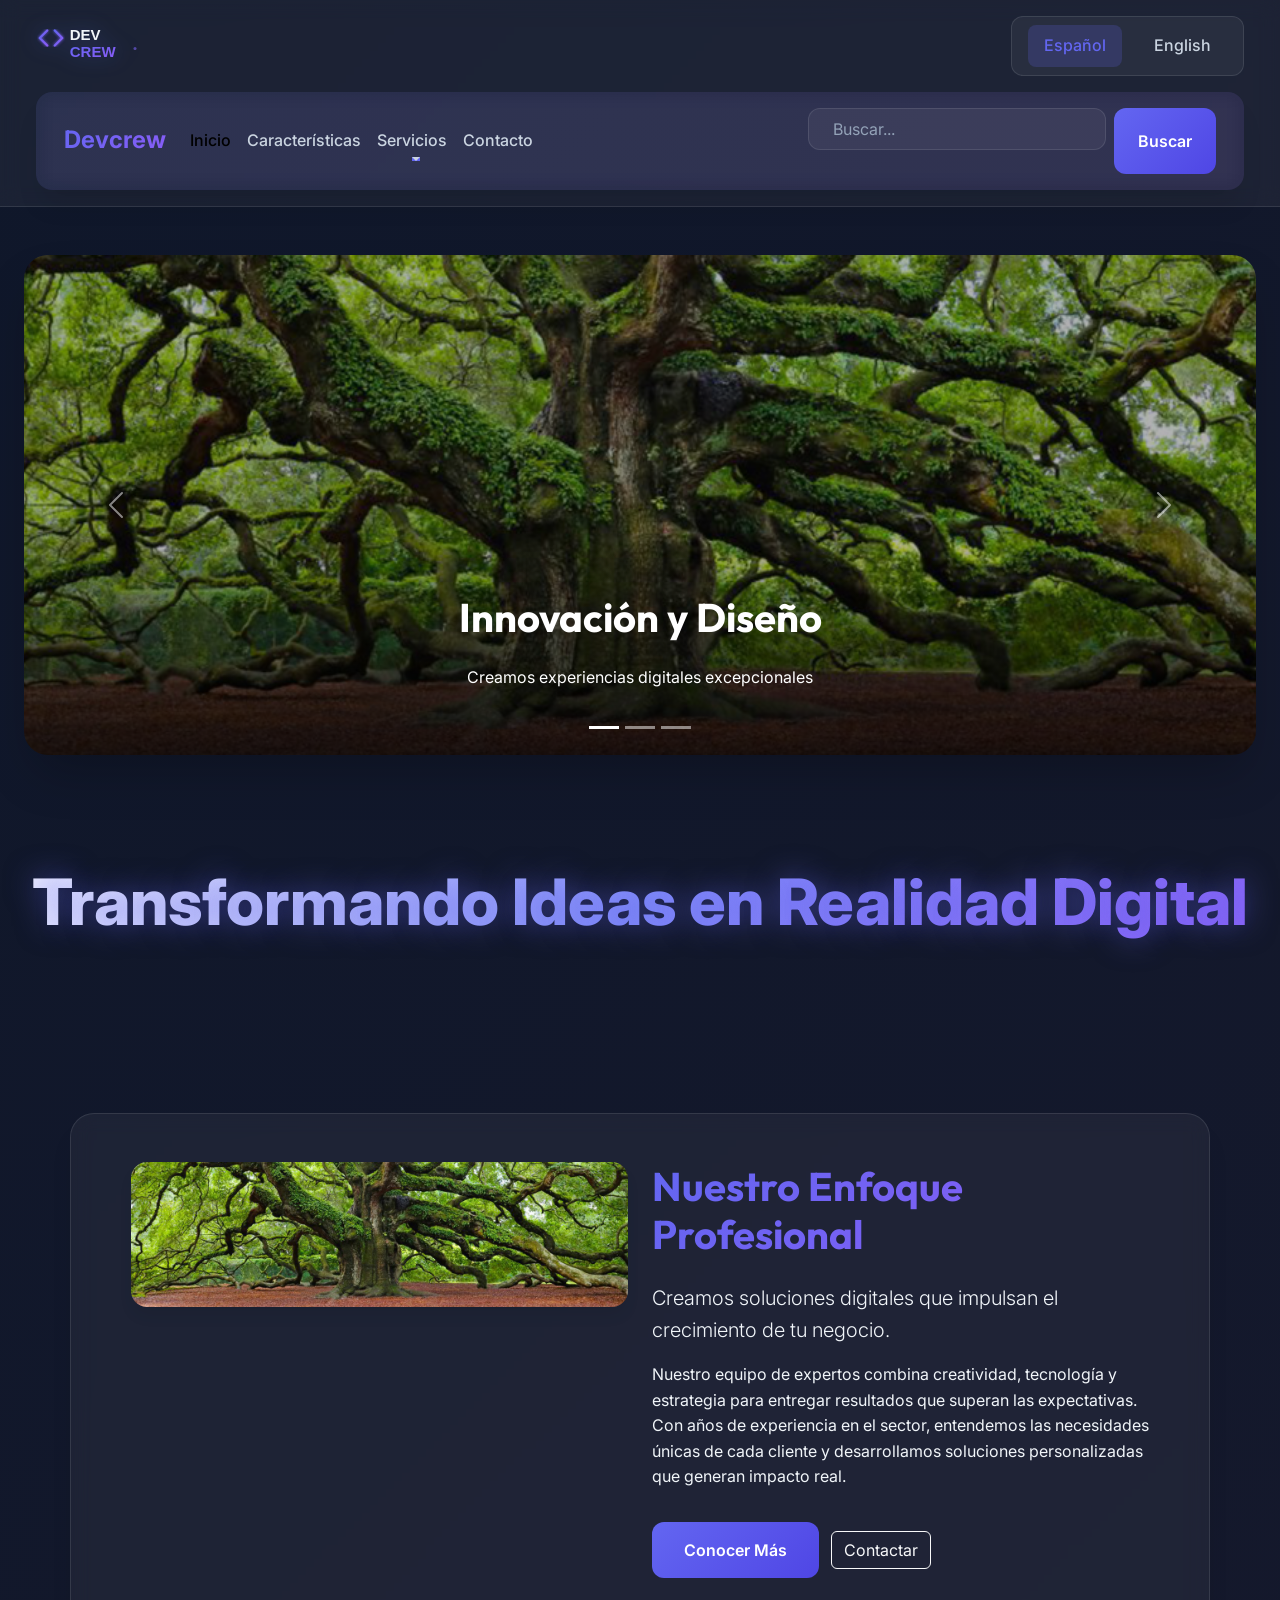
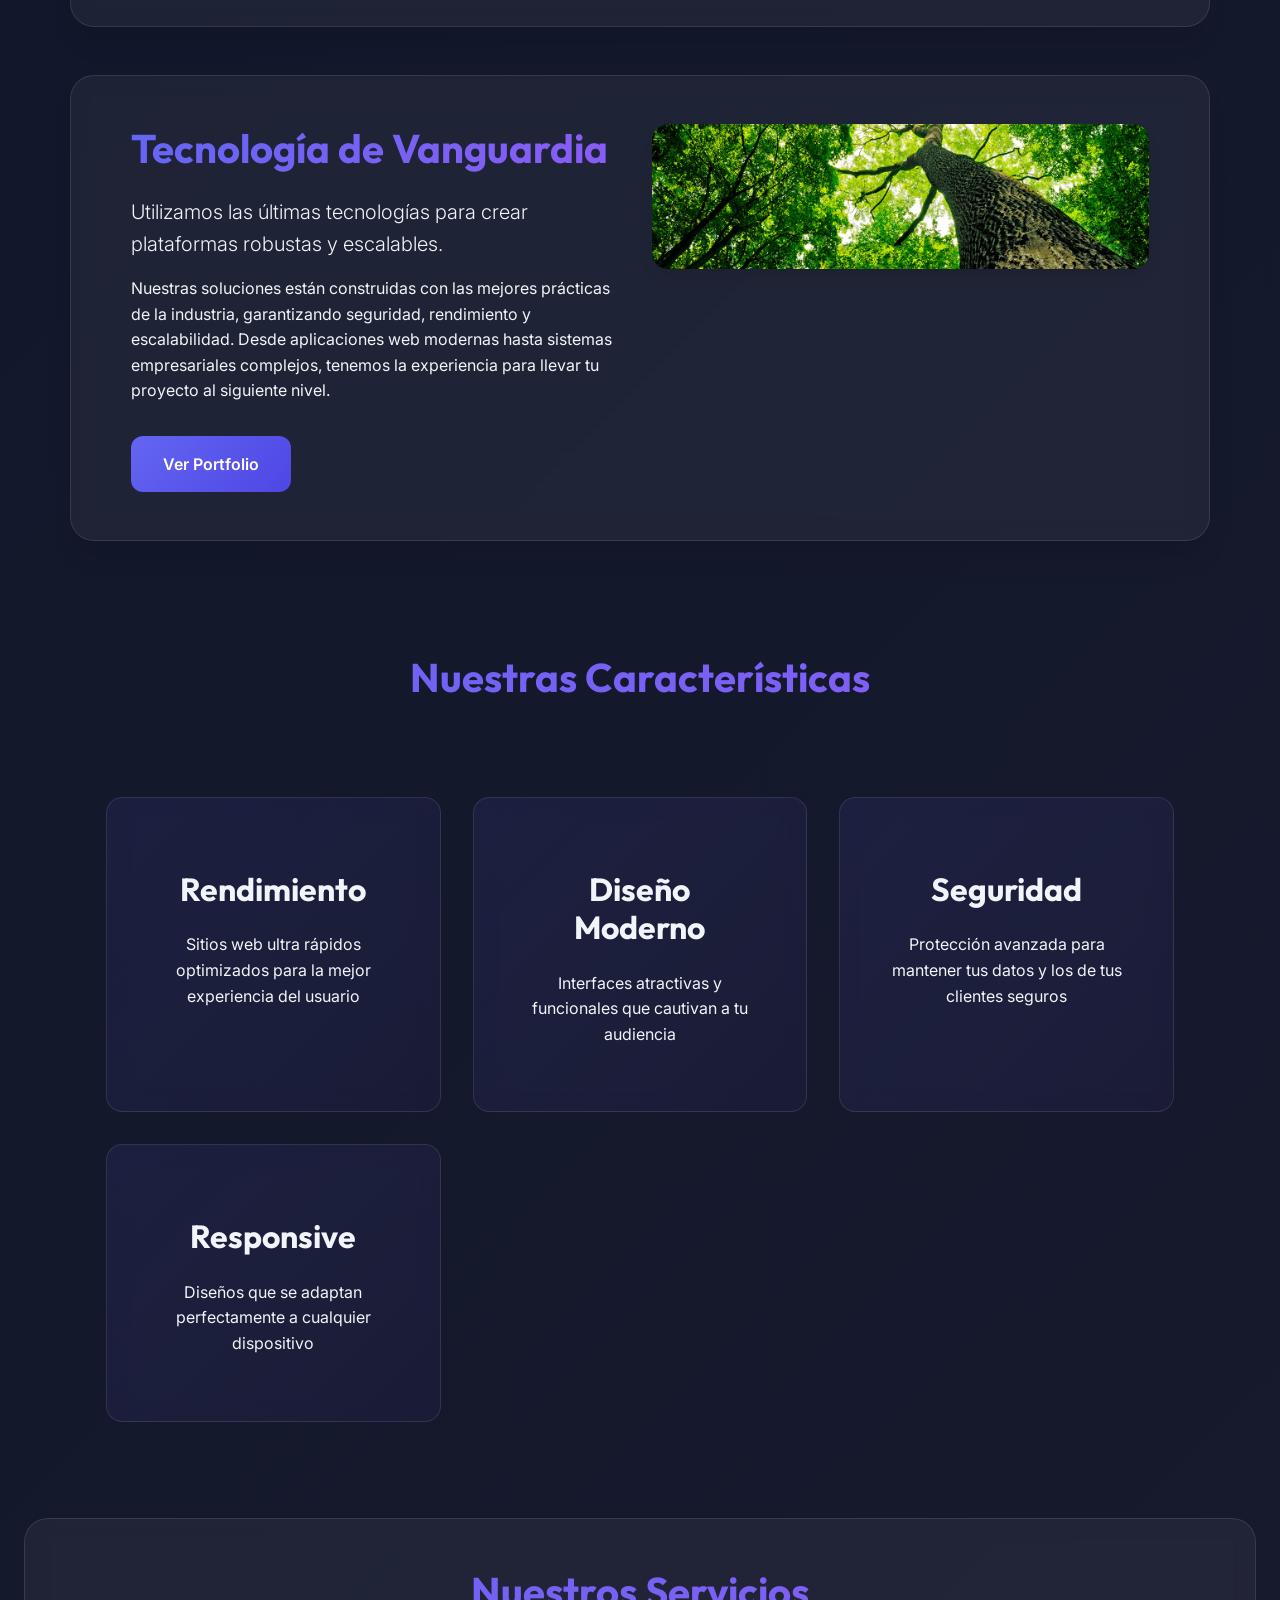
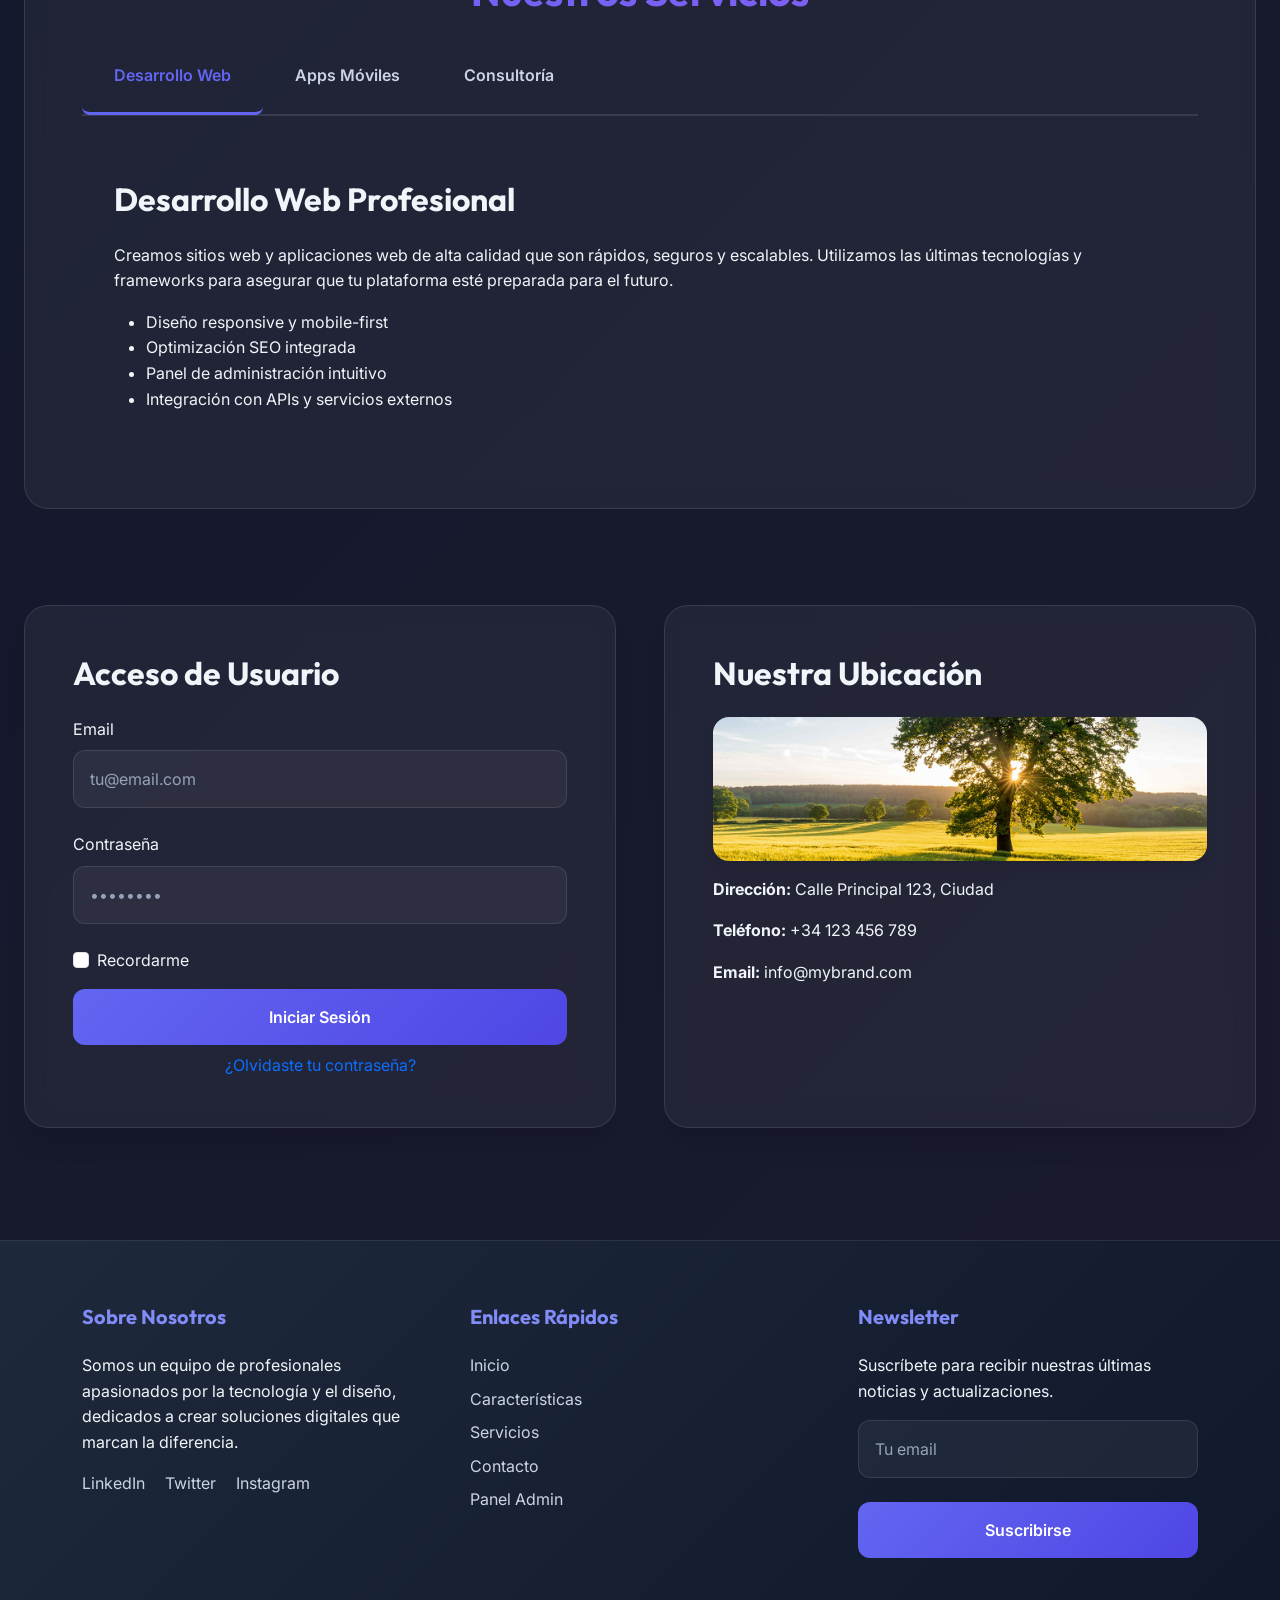
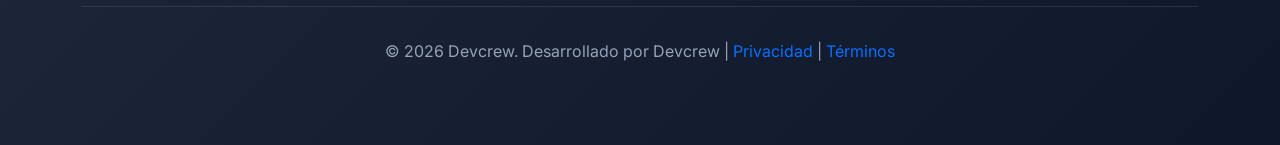
<file: index.html>
<!DOCTYPE html>
<html lang="es">

<head>
    <meta charset="UTF-8">
    <meta name="viewport" content="width=device-width, initial-scale=1.0">
    <title>Home - Multimedia Deployment Project</title>

    <meta name="description" content="Modern multimedia web platform with advanced features and beautiful design">
    <meta name="keywords" content="multimedia, web design, modern interface">


    <link rel="preconnect" href="https://fonts.googleapis.com">
    <link rel="preconnect" href="https://fonts.gstatic.com" crossorigin>
    <link
        href="https://fonts.googleapis.com/css2?family=Inter:wght@400;500;600;700&family=Outfit:wght@700;800&display=swap"
        rel="stylesheet">

    <link rel="stylesheet" href="https://cdnjs.cloudflare.com/ajax/libs/animate.css/4.1.1/animate.min.css" />


    <link href="https://cdn.jsdelivr.net/npm/bootstrap@5.3.8/dist/css/bootstrap.min.css" rel="stylesheet"
        integrity="sha384-sRIl4kxILFvY47J16cr9ZwB07vP4J8+LH7qKQnuqkuIAvNWLzeN8tE5YBujZqJLB" crossorigin="anonymous">


    <link rel="stylesheet" href="styles.css">
</head>

<body>

    <header class="main-header">
        <div class="container-fluid">
            <div class="header-top">
                <div class="logo-container">
                    <img src="images/devcrew-logo.svg" alt="Devcrew Logo">
                </div>

                <div class="language-selector">
                    <button class="lang-btn active" data-lang="es">Español</button>
                    <button class="lang-btn" data-lang="en">English</button>
                </div>
            </div>


            <nav class="navbar navbar-expand-lg custom-navbar">
                <div class="container-fluid">
                    <a class="navbar-brand" href="#">Devcrew</a>
                    <button class="navbar-toggler" type="button" data-bs-toggle="collapse"
                        data-bs-target="#navbarContent" aria-controls="navbarContent" aria-expanded="false"
                        aria-label="Toggle navigation">
                        <span class="navbar-toggler-icon"></span>
                    </button>

                    <div class="collapse navbar-collapse" id="navbarContent">
                        <ul class="navbar-nav me-auto mb-2 mb-lg-0">
                            <li class="nav-item">
                                <a class="nav-link active" href="#home">Inicio</a>
                            </li>
                            <li class="nav-item">
                                <a class="nav-link" href="#features">Características</a>
                            </li>
                            <li class="nav-item dropdown">
                                <a class="nav-link dropdown-toggle" href="#" role="button" data-bs-toggle="dropdown"
                                    aria-expanded="false">
                                    Servicios
                                </a>
                                <ul class="dropdown-menu">
                                    <li><a class="dropdown-item" href="#service1">Diseño Web</a></li>
                                    <li><a class="dropdown-item" href="#service2">Desarrollo</a></li>
                                    <li>
                                        <hr class="dropdown-divider">
                                    </li>
                                    <li><a class="dropdown-item" href="#service3">Consultoría</a></li>
                                </ul>
                            </li>
                            <li class="nav-item">
                                <a class="nav-link" href="#contact">Contacto</a>
                            </li>
                        </ul>

                        <div class="search-container">
                            <form class="d-flex" role="search">
                                <input class="form-control me-2" type="search" placeholder="Buscar..."
                                    aria-label="Search">
                                <button class="btn btn-primary" type="submit">Buscar</button>
                            </form>
                        </div>
                    </div>
                </div>
            </nav>
        </div>
    </header>


    <section class="hero-section" id="home">
        <div id="mainCarousel" class="carousel slide" data-bs-ride="carousel">
            <div class="carousel-indicators">
                <button type="button" data-bs-target="#mainCarousel" data-bs-slide-to="0" class="active"
                    aria-current="true" aria-label="Slide 1"></button>
                <button type="button" data-bs-target="#mainCarousel" data-bs-slide-to="1" aria-label="Slide 2"></button>
                <button type="button" data-bs-target="#mainCarousel" data-bs-slide-to="2" aria-label="Slide 3"></button>
            </div>

            <div class="carousel-inner">
                <div class="carousel-item active">
                    <img src="images/tree1.png" class="d-block w-100" alt="Natural Beauty">
                    <div class="carousel-caption">
                        <h2 class="animate__animated animate__fadeInUp">Innovación y Diseño</h2>
                        <p class="animate__animated animate__fadeInUp animate__delay-1s">
                            Creamos experiencias digitales excepcionales
                        </p>
                    </div>
                </div>
                <div class="carousel-item">
                    <img src="images/tree2.png" class="d-block w-100" alt="Technology">
                    <div class="carousel-caption">
                        <h2 class="animate__animated animate__fadeInUp">Tecnología Avanzada</h2>
                        <p class="animate__animated animate__fadeInUp animate__delay-1s">
                            Soluciones modernas para el mundo digital
                        </p>
                    </div>
                </div>
                <div class="carousel-item">
                    <img src="images/tree3.png" class="d-block w-100" alt="Growth">
                    <div class="carousel-caption">
                        <h2 class="animate__animated animate__fadeInUp">Crecimiento Sostenible</h2>
                        <p class="animate__animated animate__fadeInUp animate__delay-1s">
                            Impulsamos tu negocio hacia el futuro
                        </p>
                    </div>
                </div>
            </div>

            <button class="carousel-control-prev" type="button" data-bs-target="#mainCarousel" data-bs-slide="prev">
                <span class="carousel-control-prev-icon" aria-hidden="true"></span>
                <span class="visually-hidden">Anterior</span>
            </button>
            <button class="carousel-control-next" type="button" data-bs-target="#mainCarousel" data-bs-slide="next">
                <span class="carousel-control-next-icon" aria-hidden="true"></span>
                <span class="visually-hidden">Siguiente</span>
            </button>
        </div>
    </section>


    <div class="animated-title animate__animated animate__fadeIn animate__slow">
        Transformando Ideas en Realidad Digital
    </div>


    <section class="content-section">
        <div class="container">

            <div class="row content-block mb-5">
                <div class="col-md-6">
                    <img src="images/tree1.png" alt="Professional Team" class="img-fluid">
                </div>
                <div class="col-md-6 d-flex flex-column justify-content-center">
                    <h2>Nuestro Enfoque Profesional</h2>
                    <p class="lead">Creamos soluciones digitales que impulsan el crecimiento de tu negocio.</p>
                    <p>
                        Nuestro equipo de expertos combina creatividad, tecnología y estrategia para
                        entregar resultados que superan las expectativas. Con años de experiencia en
                        el sector, entendemos las necesidades únicas de cada cliente y desarrollamos
                        soluciones personalizadas que generan impacto real.
                    </p>
                    <div class="mt-3">
                        <button class="btn btn-primary me-2">Conocer Más</button>
                        <button class="btn btn-outline-light">Contactar</button>
                    </div>
                </div>
            </div>


            <div class="row content-block">
                <div class="col-md-6 order-md-2">
                    <img src="images/tree2.png" alt="Modern Technology" class="img-fluid">
                </div>
                <div class="col-md-6 order-md-1 d-flex flex-column justify-content-center">
                    <h2>Tecnología de Vanguardia</h2>
                    <p class="lead">Utilizamos las últimas tecnologías para crear plataformas robustas y escalables.</p>
                    <p>
                        Nuestras soluciones están construidas con las mejores prácticas de la industria,
                        garantizando seguridad, rendimiento y escalabilidad. Desde aplicaciones web modernas
                        hasta sistemas empresariales complejos, tenemos la experiencia para llevar tu proyecto
                        al siguiente nivel.
                    </p>
                    <div class="mt-3">
                        <button class="btn btn-primary">Ver Portfolio</button>
                    </div>
                </div>
            </div>
        </div>
    </section>


    <section id="features">
        <div class="container">
            <h2 class="text-center mb-5 gradient-text">Nuestras Características</h2>
            <div class="features-grid">
                <div class="feature-card">
                    <div class="feature-icon"></div>
                    <h3>Rendimiento</h3>
                    <p>Sitios web ultra rápidos optimizados para la mejor experiencia del usuario</p>
                </div>

                <div class="feature-card">
                    <div class="feature-icon"></div>
                    <h3>Diseño Moderno</h3>
                    <p>Interfaces atractivas y funcionales que cautivan a tu audiencia</p>
                </div>

                <div class="feature-card">
                    <div class="feature-icon"></div>
                    <h3>Seguridad</h3>
                    <p>Protección avanzada para mantener tus datos y los de tus clientes seguros</p>
                </div>

                <div class="feature-card">
                    <div class="feature-icon"></div>
                    <h3>Responsive</h3>
                    <p>Diseños que se adaptan perfectamente a cualquier dispositivo</p>
                </div>
            </div>
        </div>
    </section>


    <section class="tabs-section" id="services">
        <div class="container">
            <h2 class="text-center mb-4 gradient-text">Nuestros Servicios</h2>

            <ul class="nav nav-tabs" id="servicesTabs" role="tablist">
                <li class="nav-item" role="presentation">
                    <button class="nav-link active" id="web-tab" data-bs-toggle="tab" data-bs-target="#web"
                        type="button" role="tab">
                        Desarrollo Web
                    </button>
                </li>
                <li class="nav-item" role="presentation">
                    <button class="nav-link" id="mobile-tab" data-bs-toggle="tab" data-bs-target="#mobile" type="button"
                        role="tab">
                        Apps Móviles
                    </button>
                </li>
                <li class="nav-item" role="presentation">
                    <button class="nav-link" id="consulting-tab" data-bs-toggle="tab" data-bs-target="#consulting"
                        type="button" role="tab">
                        Consultoría
                    </button>
                </li>
            </ul>

            <div class="tab-content" id="servicesTabContent">
                <div class="tab-pane fade show active" id="web" role="tabpanel">
                    <h3>Desarrollo Web Profesional</h3>
                    <p>
                        Creamos sitios web y aplicaciones web de alta calidad que son rápidos, seguros
                        y escalables. Utilizamos las últimas tecnologías y frameworks para asegurar que
                        tu plataforma esté preparada para el futuro.
                    </p>
                    <ul>
                        <li>Diseño responsive y mobile-first</li>
                        <li>Optimización SEO integrada</li>
                        <li>Panel de administración intuitivo</li>
                        <li>Integración con APIs y servicios externos</li>
                    </ul>
                </div>

                <div class="tab-pane fade" id="mobile" role="tabpanel">
                    <h3>Desarrollo de Aplicaciones Móviles</h3>
                    <p>
                        Desarrollamos aplicaciones móviles nativas y multiplataforma que ofrecen
                        experiencias de usuario excepcionales en iOS y Android. Nuestras apps son
                        intuitivas, rápidas y diseñadas para maximizar el engagement.
                    </p>
                    <ul>
                        <li>Apps nativas iOS y Android</li>
                        <li>Desarrollo cross-platform con React Native</li>
                        <li>Diseño UI/UX optimizado para móviles</li>
                        <li>Integración con servicios backend</li>
                    </ul>
                </div>

                <div class="tab-pane fade" id="consulting" role="tabpanel">
                    <h3>Consultoría Tecnológica</h3>
                    <p>
                        Ayudamos a empresas a tomar decisiones tecnológicas informadas y a optimizar
                        sus procesos digitales. Nuestro equipo de expertos te guiará en la transformación
                        digital de tu organización.
                    </p>
                    <ul>
                        <li>Auditorías tecnológicas completas</li>
                        <li>Planificación de arquitectura de software</li>
                        <li>Estrategias de migración a la nube</li>
                        <li>Optimización de rendimiento y escalabilidad</li>
                    </ul>
                </div>
            </div>
        </div>
    </section>


    <section class="dual-block-section" id="contact">
        <div class="login-block">
            <h3 class="mb-4">Acceso de Usuario</h3>
            <form id="loginForm">
                <div class="mb-3">
                    <label for="loginEmail" class="form-label">Email</label>
                    <input type="email" class="form-control" id="loginEmail" placeholder="tu@email.com" required>
                </div>
                <div class="mb-3">
                    <label for="loginPassword" class="form-label">Contraseña</label>
                    <input type="password" class="form-control" id="loginPassword" placeholder="••••••••" required>
                </div>
                <div class="mb-3 form-check">
                    <input type="checkbox" class="form-check-input" id="rememberMe">
                    <label class="form-check-label" for="rememberMe">
                        Recordarme
                    </label>
                </div>
                <button type="submit" class="btn btn-primary w-100 mb-2">Iniciar Sesión</button>
                <div class="text-center">
                    <a href="#" class="text-decoration-none">¿Olvidaste tu contraseña?</a>
                </div>
            </form>
        </div>

        <div class="map-block">
            <h3 class="mb-4">Nuestra Ubicación</h3>
            <img src="images/tree3.png" alt="Map Location" class="img-fluid">
            <div class="mt-3">
                <p><strong>Dirección:</strong> Calle Principal 123, Ciudad</p>
                <p><strong>Teléfono:</strong> +34 123 456 789</p>
                <p><strong>Email:</strong> info@mybrand.com</p>
            </div>
        </div>
    </section>


    <footer class="main-footer">
        <div class="container">
            <div class="footer-grid">
                <div class="footer-block">
                    <h4>Sobre Nosotros</h4>
                    <p>
                        Somos un equipo de profesionales apasionados por la tecnología y el diseño,
                        dedicados a crear soluciones digitales que marcan la diferencia.
                    </p>
                    <div class="social-links mt-3">
                        <a href="#" class="me-3">LinkedIn</a>
                        <a href="#" class="me-3">Twitter</a>
                        <a href="#">Instagram</a>
                    </div>
                </div>

                <div class="footer-block">
                    <h4>Enlaces Rápidos</h4>
                    <ul>
                        <li><a href="#home">Inicio</a></li>
                        <li><a href="#features">Características</a></li>
                        <li><a href="#services">Servicios</a></li>
                        <li><a href="#contact">Contacto</a></li>
                        <li><a href="admin.html">Panel Admin</a></li>
                    </ul>
                </div>

                <div class="footer-block">
                    <h4>Newsletter</h4>
                    <p>Suscríbete para recibir nuestras últimas noticias y actualizaciones.</p>
                    <form class="mt-3">
                        <div class="mb-2">
                            <input type="email" class="form-control" placeholder="Tu email">
                        </div>
                        <button type="submit" class="btn btn-primary w-100">Suscribirse</button>
                    </form>
                </div>
            </div>

            <div class="footer-bottom">
                <p>&copy; 2026 Devcrew. Desarrollado por Devcrew |
                    <a href="#" class="text-decoration-none">Privacidad</a> |
                    <a href="#" class="text-decoration-none">Términos</a>
                </p>
            </div>
        </div>
    </footer>


    <script src="https://cdn.jsdelivr.net/npm/@popperjs/core@2.11.8/dist/umd/popper.min.js"
        integrity="sha384-I7E8VVD/ismYTF4hNIPjVp/Zjvgyol6VFvRkX/vR+Vc4jQkC+hVqc2pM8ODewa9r"
        crossorigin="anonymous"></script>
    <script src="https://cdn.jsdelivr.net/npm/bootstrap@5.3.8/dist/js/bootstrap.min.js"
        integrity="sha384-G/EV+4j2dNv+tEPo3++6LCgdCROaejBqfUeNjuKAiuXbjrxilcCdDz6ZAVfHWe1Y"
        crossorigin="anonymous"></script>


    <script src="script.js"></script>
</body>

</html>
</file>
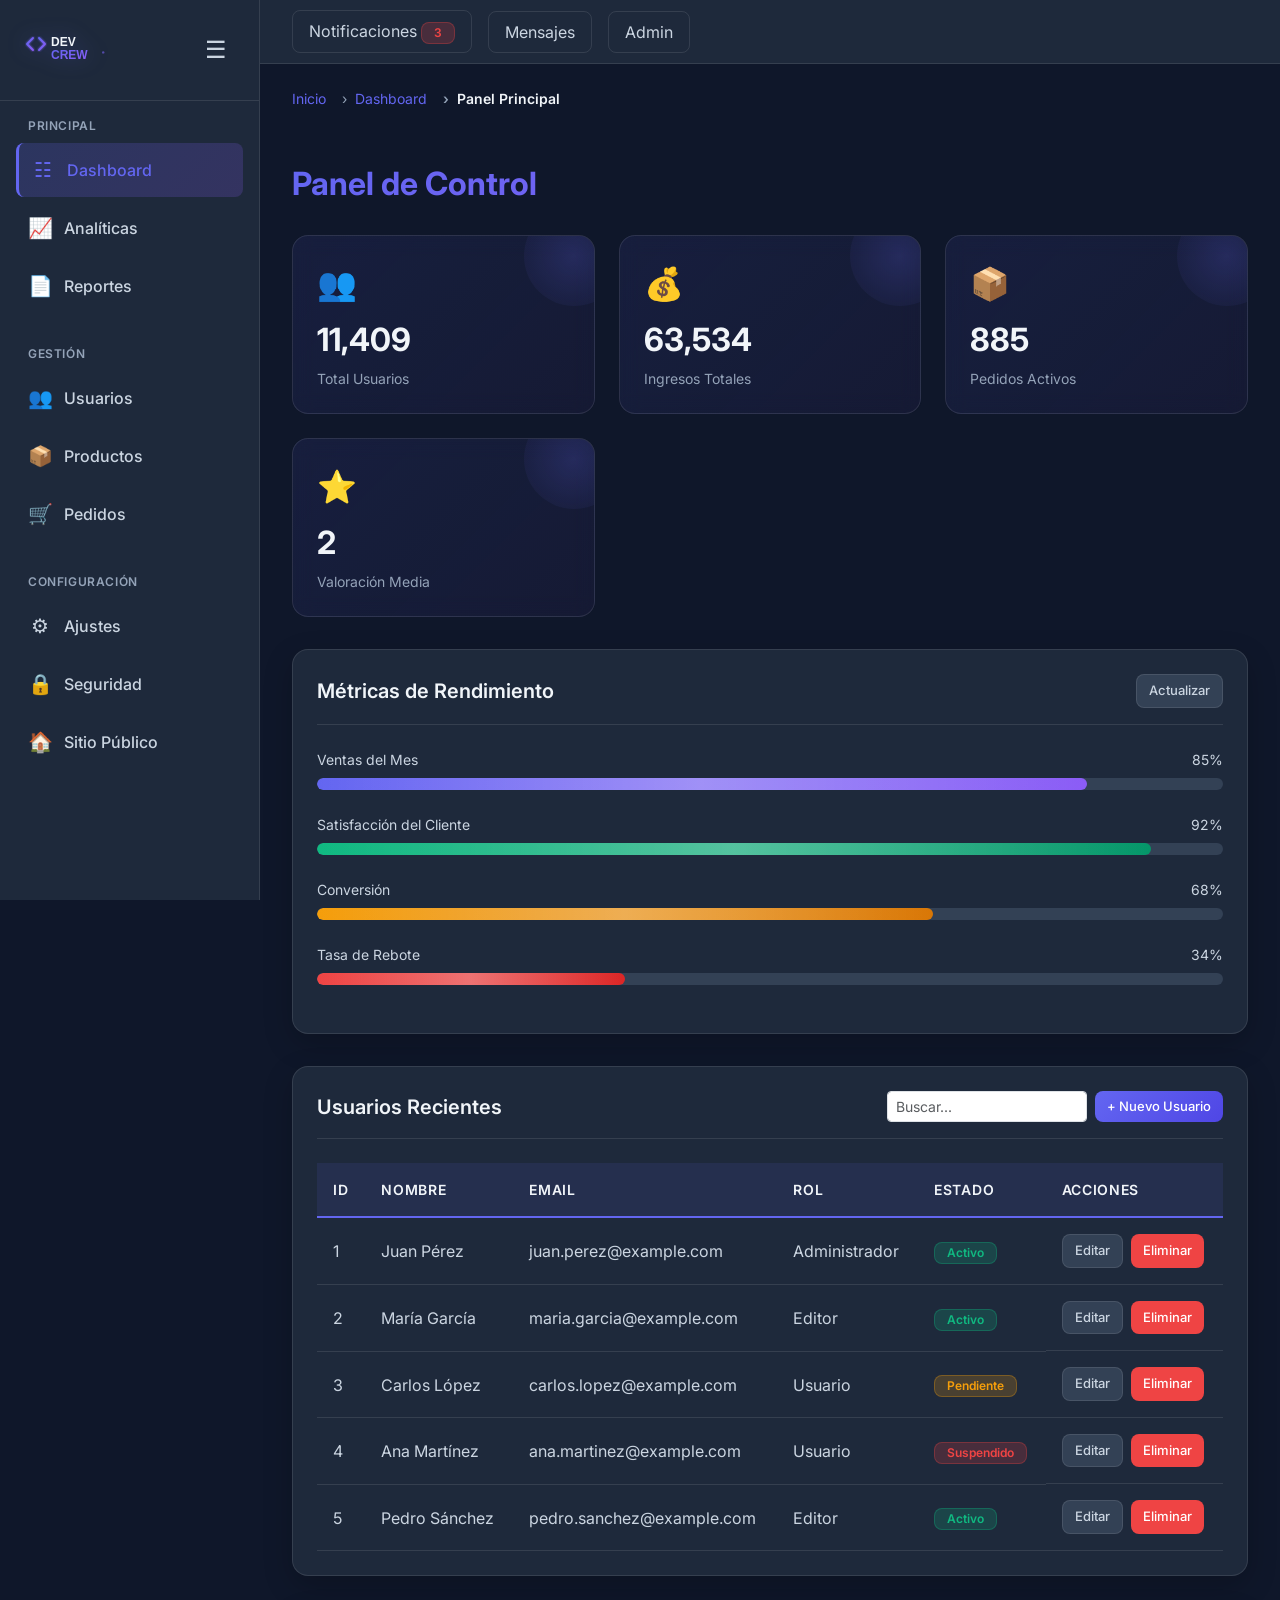
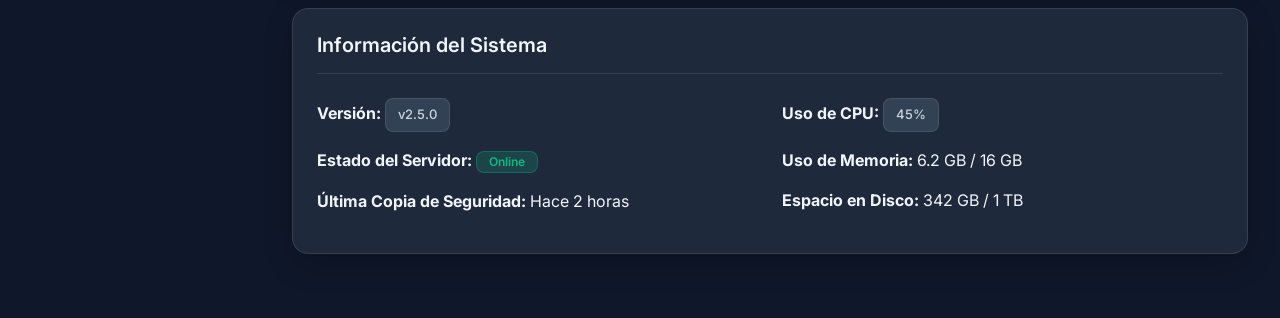
<file: admin.html>
<!DOCTYPE html>
<html lang="es">

<head>
    <meta charset="UTF-8">
    <meta name="viewport" content="width=device-width, initial-scale=1.0">
    <title>Panel de Administración</title>


    <link rel="preconnect" href="https://fonts.googleapis.com">
    <link rel="preconnect" href="https://fonts.gstatic.com" crossorigin>
    <link href="https://fonts.googleapis.com/css2?family=Inter:wght@400;500;600;700&display=swap" rel="stylesheet">


    <link href="https://cdn.jsdelivr.net/npm/bootstrap@5.3.8/dist/css/bootstrap.min.css" rel="stylesheet"
        integrity="sha384-sRIl4kxILFvY47J16cr9ZwB07vP4J8+LH7qKQnuqkuIAvNWLzeN8tE5YBujZqJLB" crossorigin="anonymous">


    <link rel="stylesheet" href="admin-styles.css">
</head>

<body class="admin-body">
    <div class="admin-container">
        <aside class="admin-sidebar">
            <div class="sidebar-header">
                <img src="images/devcrew-logo.svg" alt="Devcrew Logo" class="sidebar-logo">
                <button class="sidebar-toggle">☰</button>
            </div>

            <nav class="sidebar-menu">
                <div class="menu-section">
                    <div class="menu-section-title">Principal</div>
                    <a href="#dashboard" class="menu-item active">
                        <span class="menu-item-icon">&#9783;</span>
                        <span>Dashboard</span>
                    </a>
                    <a href="#analytics" class="menu-item">
                        <span class="menu-item-icon">&#128200;</span>
                        <span>Analíticas</span>
                    </a>
                    <a href="#reports" class="menu-item">
                        <span class="menu-item-icon">&#128196;</span>
                        <span>Reportes</span>
                    </a>
                </div>

                <div class="menu-section">
                    <div class="menu-section-title">Gestión</div>
                    <a href="#users" class="menu-item">
                        <span class="menu-item-icon">&#128101;</span>
                        <span>Usuarios</span>
                    </a>
                    <a href="#products" class="menu-item">
                        <span class="menu-item-icon">&#128230;</span>
                        <span>Productos</span>
                    </a>
                    <a href="#orders" class="menu-item">
                        <span class="menu-item-icon">&#128722;</span>
                        <span>Pedidos</span>
                    </a>
                </div>

                <div class="menu-section">
                    <div class="menu-section-title">Configuración</div>
                    <a href="#settings" class="menu-item">
                        <span class="menu-item-icon">&#9881;</span>
                        <span>Ajustes</span>
                    </a>
                    <a href="#security" class="menu-item">
                        <span class="menu-item-icon">&#128274;</span>
                        <span>Seguridad</span>
                    </a>
                    <a href="index.html" class="menu-item">
                        <span class="menu-item-icon">&#127968;</span>
                        <span>Sitio Público</span>
                    </a>
                </div>
            </nav>
        </aside>

        <main class="admin-main">
            <header class="admin-header">
                <button class="mobile-menu-toggle">☰</button>

                <div class="header-actions">
                    <button class="header-btn" data-bs-toggle="tooltip" data-bs-placement="bottom"
                        title="Notificaciones">
                        Notificaciones
                        <span class="badge badge-danger">3</span>
                    </button>
                    <button class="header-btn" data-bs-toggle="tooltip" data-bs-placement="bottom" title="Mensajes">
                        Mensajes
                    </button>
                    <button class="header-btn" data-bs-toggle="popover" data-bs-placement="bottom" data-bs-html="true"
                        data-bs-content="<strong>Admin User</strong><br>admin@example.com<br><a href='#'>Cerrar Sesión</a>">
                        Admin
                    </button>
                </div>
            </header>

            <nav class="admin-breadcrumb" aria-label="breadcrumb">
                <ol class="breadcrumb">
                    <li class="breadcrumb-item"><a href="#home">Inicio</a></li>
                    <li class="breadcrumb-item"><a href="#dashboard">Dashboard</a></li>
                    <li class="breadcrumb-item active" aria-current="page">Panel Principal</li>
                </ol>
            </nav>

            <div class="admin-content">
                <h1 class="page-title">Panel de Control</h1>

                <div class="stats-grid">
                    <div class="stat-card">
                        <div class="stat-icon">&#128101;</div>
                        <div class="stat-value" data-value="15847">15,847</div>
                        <div class="stat-label">Total Usuarios</div>
                    </div>

                    <div class="stat-card">
                        <div class="stat-icon">&#128176;</div>
                        <div class="stat-value" data-value="89234">$89,234</div>
                        <div class="stat-label">Ingresos Totales</div>
                    </div>

                    <div class="stat-card">
                        <div class="stat-icon">&#128230;</div>
                        <div class="stat-value" data-value="1243">1,243</div>
                        <div class="stat-label">Pedidos Activos</div>
                    </div>

                    <div class="stat-card">
                        <div class="stat-icon">&#11088;</div>
                        <div class="stat-value" data-value="4.8">4.8</div>
                        <div class="stat-label">Valoración Media</div>
                    </div>
                </div>

                <div class="admin-card">
                    <div class="card-header">
                        <h2 class="card-title">Métricas de Rendimiento</h2>
                        <button class="btn-admin btn-admin-secondary btn-admin-sm" data-refresh="#metrics">
                            Actualizar
                        </button>
                    </div>

                    <div id="metrics">
                        <div class="progress-container">
                            <div class="progress-label">
                                <span>Ventas del Mes</span>
                                <span>85%</span>
                            </div>
                            <div class="progress-bar-wrapper">
                                <div class="progress-bar-fill primary" data-progress="85"></div>
                            </div>
                        </div>

                        <div class="progress-container">
                            <div class="progress-label">
                                <span>Satisfacción del Cliente</span>
                                <span>92%</span>
                            </div>
                            <div class="progress-bar-wrapper">
                                <div class="progress-bar-fill success" data-progress="92"></div>
                            </div>
                        </div>

                        <div class="progress-container">
                            <div class="progress-label">
                                <span>Conversión</span>
                                <span>68%</span>
                            </div>
                            <div class="progress-bar-wrapper">
                                <div class="progress-bar-fill warning" data-progress="68"></div>
                            </div>
                        </div>

                        <div class="progress-container">
                            <div class="progress-label">
                                <span>Tasa de Rebote</span>
                                <span>34%</span>
                            </div>
                            <div class="progress-bar-wrapper">
                                <div class="progress-bar-fill danger" data-progress="34"></div>
                            </div>
                        </div>
                    </div>
                </div>

                <div class="admin-card">
                    <div class="card-header">
                        <h2 class="card-title">Usuarios Recientes</h2>
                        <div class="d-flex gap-2">
                            <input type="text" class="form-control form-control-sm" placeholder="Buscar..."
                                data-table-search="usersTable" style="max-width: 200px;">
                            <button class="btn-admin btn-admin-primary btn-admin-sm" data-bs-toggle="modal"
                                data-bs-target="#addUserModal">
                                + Nuevo Usuario
                            </button>
                        </div>
                    </div>

                    <div class="table-responsive">
                        <table class="admin-table sortable" id="usersTable">
                            <thead>
                                <tr>
                                    <th data-sortable="id">ID</th>
                                    <th data-sortable="name">Nombre</th>
                                    <th data-sortable="email">Email</th>
                                    <th data-sortable="role">Rol</th>
                                    <th data-sortable="status">Estado</th>
                                    <th>Acciones</th>
                                </tr>
                            </thead>
                            <tbody>
                                <tr>
                                    <td>1</td>
                                    <td>Juan Pérez</td>
                                    <td>juan.perez@example.com</td>
                                    <td>Administrador</td>
                                    <td><span class="badge badge-success">Activo</span></td>
                                    <td class="table-actions">
                                        <button class="btn-admin btn-admin-secondary btn-admin-sm"
                                            data-bs-toggle="tooltip" title="Editar">
                                            Editar
                                        </button>
                                        <button class="btn-admin btn-admin-danger btn-admin-sm" data-delete="Juan Pérez"
                                            data-bs-toggle="tooltip" title="Eliminar">
                                            Eliminar
                                        </button>
                                    </td>
                                </tr>
                                <tr>
                                    <td>2</td>
                                    <td>María García</td>
                                    <td>maria.garcia@example.com</td>
                                    <td>Editor</td>
                                    <td><span class="badge badge-success">Activo</span></td>
                                    <td class="table-actions">
                                        <button class="btn-admin btn-admin-secondary btn-admin-sm"
                                            data-bs-toggle="tooltip" title="Editar">
                                            Editar
                                        </button>
                                        <button class="btn-admin btn-admin-danger btn-admin-sm"
                                            data-delete="María García" data-bs-toggle="tooltip" title="Eliminar">
                                            Eliminar
                                        </button>
                                    </td>
                                </tr>
                                <tr>
                                    <td>3</td>
                                    <td>Carlos López</td>
                                    <td>carlos.lopez@example.com</td>
                                    <td>Usuario</td>
                                    <td><span class="badge badge-warning">Pendiente</span></td>
                                    <td class="table-actions">
                                        <button class="btn-admin btn-admin-secondary btn-admin-sm"
                                            data-bs-toggle="tooltip" title="Editar">
                                            Editar
                                        </button>
                                        <button class="btn-admin btn-admin-danger btn-admin-sm"
                                            data-delete="Carlos López" data-bs-toggle="tooltip" title="Eliminar">
                                            Eliminar
                                        </button>
                                    </td>
                                </tr>
                                <tr>
                                    <td>4</td>
                                    <td>Ana Martínez</td>
                                    <td>ana.martinez@example.com</td>
                                    <td>Usuario</td>
                                    <td><span class="badge badge-danger">Suspendido</span></td>
                                    <td class="table-actions">
                                        <button class="btn-admin btn-admin-secondary btn-admin-sm"
                                            data-bs-toggle="tooltip" title="Editar">
                                            Editar
                                        </button>
                                        <button class="btn-admin btn-admin-danger btn-admin-sm"
                                            data-delete="Ana Martínez" data-bs-toggle="tooltip" title="Eliminar">
                                            Eliminar
                                        </button>
                                    </td>
                                </tr>
                                <tr>
                                    <td>5</td>
                                    <td>Pedro Sánchez</td>
                                    <td>pedro.sanchez@example.com</td>
                                    <td>Editor</td>
                                    <td><span class="badge badge-success">Activo</span></td>
                                    <td class="table-actions">
                                        <button class="btn-admin btn-admin-secondary btn-admin-sm"
                                            data-bs-toggle="tooltip" title="Editar">
                                            Editar
                                        </button>
                                        <button class="btn-admin btn-admin-danger btn-admin-sm"
                                            data-delete="Pedro Sánchez" data-bs-toggle="tooltip" title="Eliminar">
                                            Eliminar
                                        </button>
                                    </td>
                                </tr>
                            </tbody>
                        </table>
                    </div>
                </div>

                <div class="admin-card">
                    <div class="card-header">
                        <h2 class="card-title">Información del Sistema</h2>
                    </div>

                    <div class="row">
                        <div class="col-md-6">
                            <p>
                                <strong>Versión:</strong>
                                <button class="btn-admin btn-admin-sm btn-admin-secondary" data-bs-toggle="popover"
                                    data-bs-placement="right" title="Detalles de Versión"
                                    data-bs-content="Versión 2.5.0 - Última actualización: 15/02/2026">
                                    v2.5.0
                                </button>
                            </p>
                            <p>
                                <strong>Estado del Servidor:</strong>
                                <span class="badge badge-success">Online</span>
                            </p>
                            <p>
                                <strong>Última Copia de Seguridad:</strong>
                                Hace 2 horas
                            </p>
                        </div>
                        <div class="col-md-6">
                            <p>
                                <strong>Uso de CPU:</strong>
                                <button class="btn-admin btn-admin-sm btn-admin-secondary" data-bs-toggle="popover"
                                    data-bs-placement="left" title="Detalles de CPU" data-bs-html="true"
                                    data-bs-content="<strong>Núcleos:</strong> 8<br><strong>Uso actual:</strong> 45%<br><strong>Máximo:</strong> 78%">
                                    45%
                                </button>
                            </p>
                            <p>
                                <strong>Uso de Memoria:</strong>
                                6.2 GB / 16 GB
                            </p>
                            <p>
                                <strong>Espacio en Disco:</strong>
                                342 GB / 1 TB
                            </p>
                        </div>
                    </div>
                </div>
            </div>
        </main>
    </div>

    <div class="modal fade" id="addUserModal" tabindex="-1" aria-labelledby="addUserModalLabel" aria-hidden="true">
        <div class="modal-dialog modal-dialog-centered">
            <div class="modal-content">
                <div class="modal-header">
                    <h5 class="modal-title" id="addUserModalLabel">Agregar Nuevo Usuario</h5>
                    <button type="button" class="btn-close" data-bs-dismiss="modal" aria-label="Close"></button>
                </div>
                <div class="modal-body">
                    <form id="addUserForm">
                        <div class="mb-3">
                            <label for="userName" class="form-label">Nombre Completo</label>
                            <input type="text" class="form-control" id="userName" required>
                        </div>
                        <div class="mb-3">
                            <label for="userEmail" class="form-label">Email</label>
                            <input type="email" class="form-control" id="userEmail" required>
                        </div>
                        <div class="mb-3">
                            <label for="userRole" class="form-label">Rol</label>
                            <select class="form-control" id="userRole" required>
                                <option value="">Seleccionar rol...</option>
                                <option value="admin">Administrador</option>
                                <option value="editor">Editor</option>
                                <option value="user">Usuario</option>
                            </select>
                        </div>
                        <div class="mb-3">
                            <label for="userPassword" class="form-label">Contraseña</label>
                            <input type="password" class="form-control" id="userPassword" required>
                        </div>
                    </form>
                </div>
                <div class="modal-footer">
                    <button type="button" class="btn-admin btn-admin-secondary" data-bs-dismiss="modal">
                        Cancelar
                    </button>
                    <button type="button" class="btn-admin btn-admin-primary"
                        onclick="document.getElementById('addUserForm').dispatchEvent(new Event('submit'))">
                        Guardar Usuario
                    </button>
                </div>
            </div>
        </div>
    </div>

    <script src="https://cdn.jsdelivr.net/npm/@popperjs/core@2.11.8/dist/umd/popper.min.js"
        integrity="sha384-I7E8VVD/ismYTF4hNIPjVp/Zjvgyol6VFvRkX/vR+Vc4jQkC+hVqc2pM8ODewa9r"
        crossorigin="anonymous"></script>
    <script src="https://cdn.jsdelivr.net/npm/bootstrap@5.3.8/dist/js/bootstrap.min.js"
        integrity="sha384-G/EV+4j2dNv+tEPo3++6LCgdCROaejBqfUeNjuKAiuXbjrxilcCdDz6ZAVfHWe1Y"
        crossorigin="anonymous"></script>

    <script src="admin-script.js"></script>
</body>

</html>
</file>
<file: styles.css>
:root {
  --primary-color: #6366f1;
  --primary-dark: #4f46e5;
  --primary-light: #818cf8;
  --secondary-color: #8b5cf6;
  --accent-color: #ec4899;
  --success-color: #10b981;
  --warning-color: #f59e0b;
  --danger-color: #ef4444;

  --bg-primary: #0f172a;
  --bg-secondary: #1e293b;
  --bg-tertiary: #334155;
  --text-primary: #f1f5f9;
  --text-secondary: #cbd5e1;
  --text-muted: #94a3b8;

  --glass-bg: rgba(255, 255, 255, 0.05);
  --glass-border: rgba(255, 255, 255, 0.1);

  --spacing-xs: 0.5rem;
  --spacing-sm: 1rem;
  --spacing-md: 1.5rem;
  --spacing-lg: 2rem;
  --spacing-xl: 3rem;
  --spacing-2xl: 4rem;

  --font-primary: 'Inter', -apple-system, BlinkMacSystemFont, 'Segoe UI', sans-serif;
  --font-heading: 'Outfit', 'Inter', sans-serif;

  --transition-fast: 0.2s ease;
  --transition-base: 0.3s ease;
  --transition-slow: 0.5s ease;

  --shadow-sm: 0 1px 2px 0 rgba(0, 0, 0, 0.05);
  --shadow-base: 0 4px 6px -1px rgba(0, 0, 0, 0.1);
  --shadow-md: 0 10px 15px -3px rgba(0, 0, 0, 0.1);
  --shadow-lg: 0 20px 25px -5px rgba(0, 0, 0, 0.1);
  --shadow-xl: 0 25px 50px -12px rgba(0, 0, 0, 0.25);

  --radius-sm: 0.375rem;
  --radius-md: 0.5rem;
  --radius-lg: 0.75rem;
  --radius-xl: 1rem;
  --radius-2xl: 1.5rem;
}

* {
  margin: 0;
  padding: 0;
  box-sizing: border-box;
}

body {
  font-family: var(--font-primary);
  background: linear-gradient(135deg, var(--bg-primary) 0%, #1a1a2e 100%);
  color: var(--text-primary);
  line-height: 1.6;
  overflow-x: hidden;
}

/* Tipografía */
h1,
h2,
h3,
h4,
h5,
h6 {
  font-family: var(--font-heading);
  font-weight: 700;
  line-height: 1.2;
  margin-bottom: var(--spacing-md);
}

h1 {
  font-size: 3rem;
}

h2 {
  font-size: 2.5rem;
}

h3 {
  font-size: 2rem;
}

h4 {
  font-size: 1.5rem;
}

h5 {
  font-size: 1.25rem;
}

h6 {
  font-size: 1rem;
}

.main-header {
  background: var(--glass-bg);
  backdrop-filter: blur(10px);
  border-bottom: 1px solid var(--glass-border);
  padding: var(--spacing-sm) 0;
  position: sticky;
  top: 0;
  z-index: 1000;
  transition: all var(--transition-base);
}

.header-top {
  display: flex;
  justify-content: space-between;
  align-items: center;
  margin-bottom: var(--spacing-sm);
  padding: 0 var(--spacing-md);
}

.logo-container {
  max-width: 150px;
  transition: transform var(--transition-fast);
}

.logo-container:hover {
  transform: scale(1.05);
}

.logo-container img {
  width: 100%;
  height: auto;
  filter: drop-shadow(0 0 10px rgba(99, 102, 241, 0.3));
}

.language-selector {
  display: flex;
  gap: var(--spacing-sm);
  background: var(--glass-bg);
  padding: var(--spacing-xs) var(--spacing-sm);
  border-radius: var(--radius-lg);
  border: 1px solid var(--glass-border);
}

.language-selector .lang-btn {
  background: transparent;
  border: none;
  color: var(--text-secondary);
  padding: var(--spacing-xs) var(--spacing-sm);
  border-radius: var(--radius-md);
  cursor: pointer;
  transition: all var(--transition-fast);
  font-weight: 500;
}

.language-selector .lang-btn:hover {
  color: var(--primary-light);
  background: rgba(99, 102, 241, 0.1);
}

.language-selector .lang-btn.active {
  color: var(--primary-color);
  background: rgba(99, 102, 241, 0.2);
}

.custom-navbar {
  background: linear-gradient(135deg, rgba(99, 102, 241, 0.1) 0%, rgba(139, 92, 246, 0.1) 100%);
  backdrop-filter: blur(10px);
  border-radius: var(--radius-xl);
  padding: var(--spacing-sm);
  margin: 0 var(--spacing-md);
  box-shadow: var(--shadow-lg);
}

.navbar-brand {
  font-weight: 700;
  font-size: 1.5rem;
  background: linear-gradient(135deg, var(--primary-color), var(--secondary-color));
  -webkit-background-clip: text;
  background-clip: text;
  -webkit-text-fill-color: transparent;
}

.nav-link {
  color: var(--text-secondary);
  font-weight: 500;
  padding: var(--spacing-xs) var(--spacing-md);
  border-radius: var(--radius-md);
  transition: all var(--transition-fast);
  position: relative;
}

.nav-link:hover {
  color: var(--primary-light);
  background: rgba(99, 102, 241, 0.1);
}

.nav-link.active {
  color: var(--primary-color);
}

.nav-link::after {
  content: '';
  position: absolute;
  bottom: 0;
  left: 50%;
  width: 0;
  height: 2px;
  background: var(--primary-color);
  transform: translateX(-50%);
  transition: width var(--transition-fast);
}

.nav-link:hover::after {
  width: 80%;
}

.search-container input {
  background: var(--glass-bg);
  border: 1px solid var(--glass-border);
  color: var(--text-primary);
  border-radius: var(--radius-lg);
  padding: var(--spacing-xs) var(--spacing-md);
  transition: all var(--transition-fast);
}

.search-container input:focus {
  outline: none;
  border-color: var(--primary-color);
  box-shadow: 0 0 0 3px rgba(99, 102, 241, 0.2);
}

.search-container .btn {
  background: linear-gradient(135deg, var(--primary-color), var(--primary-dark));
  border: none;
  border-radius: var(--radius-lg);
  padding: var(--spacing-xs) var(--spacing-md);
  font-weight: 600;
  transition: all var(--transition-fast);
}

.search-container .btn:hover {
  transform: translateY(-2px);
  box-shadow: 0 10px 20px rgba(99, 102, 241, 0.3);
}

.hero-section {
  position: relative;
  margin: var(--spacing-xl) var(--spacing-md);
  border-radius: var(--radius-2xl);
  overflow: hidden;
  box-shadow: var(--shadow-xl);
}

.carousel-inner img {
  height: 500px;
  object-fit: cover;
  filter: brightness(0.7);
}

.carousel-caption {
  background: linear-gradient(to top, rgba(0, 0, 0, 0.8), transparent);
  bottom: 0;
  left: 0;
  right: 0;
  padding: var(--spacing-xl);
}

.animated-title {
  font-size: 4rem;
  font-weight: 800;
  background: linear-gradient(135deg, #fff, var(--primary-light), var(--secondary-color));
  -webkit-background-clip: text;
  background-clip: text;
  -webkit-text-fill-color: transparent;
  text-align: center;
  padding: var(--spacing-xl) var(--spacing-md);
  margin: var(--spacing-xl) 0;
  text-shadow: 0 0 30px rgba(99, 102, 241, 0.5);
}

.content-section {
  padding: var(--spacing-2xl) var(--spacing-md);
}

.content-block {
  background: var(--glass-bg);
  backdrop-filter: blur(10px);
  border: 1px solid var(--glass-border);
  border-radius: var(--radius-2xl);
  padding: var(--spacing-xl);
  margin-bottom: var(--spacing-xl);
  box-shadow: var(--shadow-lg);
  transition: all var(--transition-base);
}

.content-block:hover {
  transform: translateY(-5px);
  box-shadow: var(--shadow-xl);
  border-color: rgba(99, 102, 241, 0.3);
}

.content-block h2 {
  background: linear-gradient(135deg, var(--primary-color), var(--secondary-color));
  -webkit-background-clip: text;
  background-clip: text;
  -webkit-text-fill-color: transparent;
}

.content-block img {
  border-radius: var(--radius-xl);
  box-shadow: var(--shadow-md);
  width: 100%;
  height: auto;
  transition: transform var(--transition-base);
}

.content-block img:hover {
  transform: scale(1.02);
}

.features-grid {
  display: grid;
  grid-template-columns: repeat(auto-fit, minmax(250px, 1fr));
  gap: var(--spacing-lg);
  padding: var(--spacing-xl) var(--spacing-md);
}

.feature-card {
  background: linear-gradient(135deg, rgba(99, 102, 241, 0.1), rgba(139, 92, 246, 0.05));
  backdrop-filter: blur(10px);
  border: 1px solid var(--glass-border);
  border-radius: var(--radius-xl);
  padding: var(--spacing-xl);
  text-align: center;
  transition: all var(--transition-base);
  position: relative;
  overflow: hidden;
}

.feature-card::before {
  content: '';
  position: absolute;
  top: 0;
  left: 0;
  right: 0;
  height: 4px;
  background: linear-gradient(90deg, var(--primary-color), var(--secondary-color));
  transform: scaleX(0);
  transition: transform var(--transition-base);
}

.feature-card:hover::before {
  transform: scaleX(1);
}

.feature-card:hover {
  transform: translateY(-10px);
  box-shadow: 0 20px 40px rgba(99, 102, 241, 0.2);
  border-color: var(--primary-color);
}

.feature-icon {
  font-size: 3rem;
  margin-bottom: var(--spacing-md);
  background: linear-gradient(135deg, var(--primary-color), var(--secondary-color));
  -webkit-background-clip: text;
  background-clip: text;
  -webkit-text-fill-color: transparent;
}

.tabs-section {
  padding: var(--spacing-xl) var(--spacing-md);
  background: var(--glass-bg);
  backdrop-filter: blur(10px);
  margin: var(--spacing-xl) var(--spacing-md);
  border-radius: var(--radius-2xl);
  border: 1px solid var(--glass-border);
}

.nav-tabs {
  border-bottom: 2px solid var(--glass-border);
  margin-bottom: var(--spacing-lg);
}

.nav-tabs .nav-link {
  color: var(--text-secondary);
  border: none;
  border-bottom: 3px solid transparent;
  padding: var(--spacing-md) var(--spacing-lg);
  font-weight: 600;
  transition: all var(--transition-fast);
}

.nav-tabs .nav-link:hover {
  border-bottom-color: var(--primary-light);
  color: var(--primary-light);
}

.nav-tabs .nav-link.active {
  background: transparent;
  border-bottom-color: var(--primary-color);
  color: var(--primary-color);
}

.tab-content {
  padding: var(--spacing-lg);
}

.dual-block-section {
  display: grid;
  grid-template-columns: repeat(auto-fit, minmax(300px, 1fr));
  gap: var(--spacing-xl);
  padding: var(--spacing-xl) var(--spacing-md);
}

.login-block,
.map-block {
  background: var(--glass-bg);
  backdrop-filter: blur(10px);
  border: 1px solid var(--glass-border);
  border-radius: var(--radius-2xl);
  padding: var(--spacing-xl);
  box-shadow: var(--shadow-lg);
}

.form-control {
  background: rgba(255, 255, 255, 0.05);
  border: 1px solid var(--glass-border);
  color: var(--text-primary);
  border-radius: var(--radius-lg);
  padding: var(--spacing-sm);
  margin-bottom: var(--spacing-md);
  transition: all var(--transition-fast);
}

.form-control:focus {
  outline: none;
  border-color: var(--primary-color);
  box-shadow: 0 0 0 3px rgba(99, 102, 241, 0.2);
  background: rgba(255, 255, 255, 0.08);
}

.form-control::placeholder {
  color: var(--text-muted);
}

.btn-primary {
  background: linear-gradient(135deg, var(--primary-color), var(--primary-dark));
  border: none;
  color: white;
  padding: var(--spacing-sm) var(--spacing-lg);
  border-radius: var(--radius-lg);
  font-weight: 600;
  cursor: pointer;
  transition: all var(--transition-fast);
}

.btn-primary:hover {
  transform: translateY(-2px);
  box-shadow: 0 10px 25px rgba(99, 102, 241, 0.4);
}

.map-block img {
  width: 100%;
  border-radius: var(--radius-xl);
  box-shadow: var(--shadow-md);
}

.main-footer {
  background: linear-gradient(135deg, var(--bg-secondary), var(--bg-primary));
  border-top: 1px solid var(--glass-border);
  padding: var(--spacing-2xl) var(--spacing-md);
  margin-top: var(--spacing-2xl);
}

.footer-grid {
  display: grid;
  grid-template-columns: repeat(auto-fit, minmax(250px, 1fr));
  gap: var(--spacing-xl);
  margin-bottom: var(--spacing-xl);
}

.footer-block h4 {
  color: var(--primary-light);
  margin-bottom: var(--spacing-md);
  font-size: 1.25rem;
}

.footer-block ul {
  list-style: none;
  padding: 0;
}

.footer-block ul li {
  margin-bottom: var(--spacing-xs);
}

.footer-block a {
  color: var(--text-secondary);
  text-decoration: none;
  transition: color var(--transition-fast);
}

.footer-block a:hover {
  color: var(--primary-light);
}

.footer-bottom {
  text-align: center;
  padding-top: var(--spacing-lg);
  border-top: 1px solid var(--glass-border);
  color: var(--text-muted);
}


@media (max-width: 768px) {
  .animated-title {
    font-size: 2rem;
  }

  h1 {
    font-size: 2rem;
  }

  h2 {
    font-size: 1.75rem;
  }

  .carousel-inner img {
    height: 300px;
  }

  .features-grid {
    grid-template-columns: 1fr;
  }

  .header-top {
    flex-direction: column;
    gap: var(--spacing-md);
  }
}


@keyframes fadeIn {
  from {
    opacity: 0;
    transform: translateY(20px);
  }

  to {
    opacity: 1;
    transform: translateY(0);
  }
}

.fade-in {
  animation: fadeIn 0.6s ease-out;
}


.gradient-text {
  background: linear-gradient(135deg, var(--primary-color), var(--secondary-color));
  -webkit-background-clip: text;
  background-clip: text;
  -webkit-text-fill-color: transparent;
}

.glass-card {
  background: var(--glass-bg);
  backdrop-filter: blur(10px);
  border: 1px solid var(--glass-border);
  border-radius: var(--radius-xl);
}
</file>
<file: admin-styles.css>
:root {
    --admin-primary: #6366f1;
    --admin-primary-dark: #4f46e5;
    --admin-secondary: #8b5cf6;
    --admin-success: #10b981;
    --admin-warning: #f59e0b;
    --admin-danger: #ef4444;
    --admin-info: #3b82f6;

    --admin-bg-primary: #0f172a;
    --admin-bg-secondary: #1e293b;
    --admin-bg-tertiary: #334155;
    --admin-sidebar-bg: #1e293b;
    --admin-content-bg: #0f172a;

    --admin-text-primary: #f1f5f9;
    --admin-text-secondary: #cbd5e1;
    --admin-text-muted: #94a3b8;

    --admin-border: rgba(255, 255, 255, 0.1);

    --admin-sidebar-width: 260px;
    --admin-header-height: 64px;
}

body.admin-body {
    margin: 0;
    padding: 0;
    font-family: 'Inter', sans-serif;
    background: var(--admin-bg-primary);
    color: var(--admin-text-primary);
    overflow-x: hidden;
}

.admin-container {
    display: flex;
    min-height: 100vh;
}

.admin-sidebar {
    width: var(--admin-sidebar-width);
    background: var(--admin-sidebar-bg);
    border-right: 1px solid var(--admin-border);
    position: fixed;
    left: 0;
    top: 0;
    bottom: 0;
    display: flex;
    flex-direction: column;
    z-index: 1000;
    transition: transform 0.3s ease;
}

.admin-sidebar.collapsed {
    transform: translateX(-100%);
}

.sidebar-header {
    padding: 1.5rem;
    border-bottom: 1px solid var(--admin-border);
    display: flex;
    align-items: center;
    justify-content: space-between;
}

.sidebar-logo {
    max-width: 120px;
    filter: drop-shadow(0 0 10px rgba(99, 102, 241, 0.3));
}

.sidebar-toggle {
    background: transparent;
    border: none;
    color: var(--admin-text-secondary);
    font-size: 1.5rem;
    cursor: pointer;
    padding: 0.5rem;
    border-radius: 0.5rem;
    transition: all 0.2s;
}

.sidebar-toggle:hover {
    background: rgba(99, 102, 241, 0.1);
    color: var(--admin-primary);
}

.sidebar-menu {
    flex: 1;
    padding: 1rem;
    overflow-y: auto;
}

.menu-section {
    margin-bottom: 2rem;
}

.menu-section-title {
    color: var(--admin-text-muted);
    font-size: 0.75rem;
    font-weight: 600;
    text-transform: uppercase;
    letter-spacing: 0.05em;
    margin-bottom: 0.5rem;
    padding: 0 0.75rem;
}

.menu-item {
    display: flex;
    align-items: center;
    padding: 0.75rem;
    color: var(--admin-text-secondary);
    text-decoration: none;
    border-radius: 0.5rem;
    margin-bottom: 0.25rem;
    transition: all 0.2s;
    font-weight: 500;
}

.menu-item:hover {
    background: rgba(99, 102, 241, 0.1);
    color: var(--admin-primary);
}

.menu-item.active {
    background: linear-gradient(135deg, rgba(99, 102, 241, 0.2), rgba(139, 92, 246, 0.2));
    color: var(--admin-primary);
    border-left: 3px solid var(--admin-primary);
}

.menu-item-icon {
    margin-right: 0.75rem;
    font-size: 1.25rem;
    width: 24px;
    text-align: center;
}

.admin-main {
    margin-left: var(--admin-sidebar-width);
    flex: 1;
    display: flex;
    flex-direction: column;
    min-height: 100vh;
    transition: margin-left 0.3s ease;
}

.admin-main.sidebar-collapsed {
    margin-left: 0;
}

.admin-header {
    background: var(--admin-bg-secondary);
    border-bottom: 1px solid var(--admin-border);
    padding: 1rem 2rem;
    display: flex;
    align-items: center;
    justify-content: space-between;
    height: var(--admin-header-height);
    position: sticky;
    top: 0;
    z-index: 100;
}

.mobile-menu-toggle {
    display: none;
    background: transparent;
    border: none;
    color: var(--admin-text-primary);
    font-size: 1.5rem;
    cursor: pointer;
}

.header-actions {
    display: flex;
    gap: 1rem;
    align-items: center;
}

.header-btn {
    background: transparent;
    border: 1px solid var(--admin-border);
    color: var(--admin-text-secondary);
    padding: 0.5rem 1rem;
    border-radius: 0.5rem;
    cursor: pointer;
    transition: all 0.2s;
}

.header-btn:hover {
    background: rgba(99, 102, 241, 0.1);
    border-color: var(--admin-primary);
    color: var(--admin-primary);
}

.admin-breadcrumb {
    background: transparent;
    padding: 1.5rem 2rem;
    margin: 0;
}

.breadcrumb {
    background: transparent;
    margin: 0;
    padding: 0;
    display: flex;
    flex-wrap: wrap;
    list-style: none;
}

.breadcrumb-item {
    color: var(--admin-text-muted);
    font-size: 0.875rem;
}

.breadcrumb-item+.breadcrumb-item::before {
    content: "›";
    padding: 0 0.5rem;
    color: var(--admin-text-muted);
}

.breadcrumb-item.active {
    color: var(--admin-text-primary);
    font-weight: 600;
}

.breadcrumb-item a {
    color: var(--admin-primary);
    text-decoration: none;
    transition: color 0.2s;
}

.breadcrumb-item a:hover {
    color: var(--admin-secondary);
}

.admin-content {
    flex: 1;
    padding: 2rem;
}

.page-title {
    font-size: 2rem;
    font-weight: 700;
    margin-bottom: 2rem;
    background: linear-gradient(135deg, var(--admin-primary), var(--admin-secondary));
    -webkit-background-clip: text;
    background-clip: text;
    -webkit-text-fill-color: transparent;
}

.admin-card {
    background: var(--admin-bg-secondary);
    border: 1px solid var(--admin-border);
    border-radius: 1rem;
    padding: 1.5rem;
    margin-bottom: 2rem;
    box-shadow: 0 10px 30px rgba(0, 0, 0, 0.2);
}

.card-header {
    display: flex;
    justify-content: space-between;
    align-items: center;
    margin-bottom: 1.5rem;
    padding-bottom: 1rem;
    border-bottom: 1px solid var(--admin-border);
}

.card-title {
    font-size: 1.25rem;
    font-weight: 600;
    margin: 0;
}

.admin-table {
    width: 100%;
    border-collapse: collapse;
    margin: 0;
}

.admin-table thead {
    background: rgba(99, 102, 241, 0.1);
    border-bottom: 2px solid var(--admin-primary);
}

.admin-table th {
    padding: 1rem;
    text-align: left;
    font-weight: 600;
    color: var(--admin-text-primary);
    font-size: 0.875rem;
    text-transform: uppercase;
    letter-spacing: 0.05em;
}

.admin-table td {
    padding: 1rem;
    border-bottom: 1px solid var(--admin-border);
    color: var(--admin-text-secondary);
}

.admin-table tbody tr {
    transition: background 0.2s;
}

.admin-table tbody tr:hover {
    background: rgba(99, 102, 241, 0.05);
}

.table-actions {
    display: flex;
    gap: 0.5rem;
}

.btn-admin {
    padding: 0.5rem 1rem;
    border-radius: 0.5rem;
    border: none;
    font-weight: 500;
    cursor: pointer;
    transition: all 0.2s;
    font-size: 0.875rem;
}

.btn-admin-primary {
    background: linear-gradient(135deg, var(--admin-primary), var(--admin-primary-dark));
    color: white;
}

.btn-admin-primary:hover {
    transform: translateY(-2px);
    box-shadow: 0 5px 15px rgba(99, 102, 241, 0.4);
}

.btn-admin-secondary {
    background: var(--admin-bg-tertiary);
    color: var(--admin-text-secondary);
    border: 1px solid var(--admin-border);
}

.btn-admin-secondary:hover {
    background: rgba(99, 102, 241, 0.1);
    border-color: var(--admin-primary);
    color: var(--admin-primary);
}

.btn-admin-success {
    background: var(--admin-success);
    color: white;
}

.btn-admin-danger {
    background: var(--admin-danger);
    color: white;
}

.btn-admin-sm {
    padding: 0.375rem 0.75rem;
    font-size: 0.8125rem;
}

.progress-container {
    margin-bottom: 1.5rem;
}

.progress-label {
    display: flex;
    justify-content: space-between;
    margin-bottom: 0.5rem;
    font-size: 0.875rem;
    color: var(--admin-text-secondary);
}

.progress-bar-wrapper {
    background: var(--admin-bg-tertiary);
    height: 0.75rem;
    border-radius: 1rem;
    overflow: hidden;
    position: relative;
}

.progress-bar-fill {
    height: 100%;
    border-radius: 1rem;
    transition: width 0.6s ease;
    position: relative;
    overflow: hidden;
}

.progress-bar-fill.primary {
    background: linear-gradient(90deg, var(--admin-primary), var(--admin-secondary));
}

.progress-bar-fill.success {
    background: linear-gradient(90deg, #10b981, #059669);
}

.progress-bar-fill.warning {
    background: linear-gradient(90deg, #f59e0b, #d97706);
}

.progress-bar-fill.danger {
    background: linear-gradient(90deg, #ef4444, #dc2626);
}

.progress-bar-fill::after {
    content: '';
    position: absolute;
    top: 0;
    left: 0;
    right: 0;
    bottom: 0;
    background: linear-gradient(90deg,
            transparent,
            rgba(255, 255, 255, 0.3),
            transparent);
    animation: shimmer 2s infinite;
}

@keyframes shimmer {
    0% {
        transform: translateX(-100%);
    }

    100% {
        transform: translateX(100%);
    }
}

.stats-grid {
    display: grid;
    grid-template-columns: repeat(auto-fit, minmax(250px, 1fr));
    gap: 1.5rem;
    margin-bottom: 2rem;
}

.stat-card {
    background: linear-gradient(135deg, rgba(99, 102, 241, 0.1), rgba(139, 92, 246, 0.05));
    backdrop-filter: blur(10px);
    border: 1px solid var(--admin-border);
    border-radius: 1rem;
    padding: 1.5rem;
    position: relative;
    overflow: hidden;
}

.stat-card::before {
    content: '';
    position: absolute;
    top: 0;
    right: 0;
    width: 100px;
    height: 100px;
    background: radial-gradient(circle, rgba(99, 102, 241, 0.2), transparent);
    border-radius: 50%;
    transform: translate(30%, -30%);
}

.stat-icon {
    font-size: 2rem;
    margin-bottom: 0.5rem;
}

.stat-value {
    font-size: 2rem;
    font-weight: 700;
    margin-bottom: 0.25rem;
}

.stat-label {
    color: var(--admin-text-muted);
    font-size: 0.875rem;
}

.modal-content {
    background: var(--admin-bg-secondary);
    border: 1px solid var(--admin-border);
    color: var(--admin-text-primary);
}

.modal-header {
    border-bottom: 1px solid var(--admin-border);
}

.modal-footer {
    border-top: 1px solid var(--admin-border);
}

.tooltip-inner {
    background: var(--admin-bg-tertiary);
    border: 1px solid var(--admin-border);
    color: var(--admin-text-primary);
}

.popover {
    background: var(--admin-bg-secondary);
    border: 1px solid var(--admin-border);
}

.popover-header {
    background: var(--admin-bg-tertiary);
    border-bottom: 1px solid var(--admin-border);
    color: var(--admin-text-primary);
}

.popover-body {
    color: var(--admin-text-secondary);
}


@media (max-width: 768px) {
    .admin-sidebar {
        transform: translateX(-100%);
    }

    .admin-sidebar.open {
        transform: translateX(0);
    }

    .admin-main {
        margin-left: 0;
    }

    .mobile-menu-toggle {
        display: block;
    }

    .stats-grid {
        grid-template-columns: 1fr;
    }

    .admin-content {
        padding: 1rem;
    }
}


.text-gradient {
    background: linear-gradient(135deg, var(--admin-primary), var(--admin-secondary));
    -webkit-background-clip: text;
    background-clip: text;
    -webkit-text-fill-color: transparent;
}

.badge {
    padding: 0.25rem 0.75rem;
    border-radius: 0.5rem;
    font-size: 0.75rem;
    font-weight: 600;
    display: inline-block;
}

.badge-success {
    background: rgba(16, 185, 129, 0.2);
    color: #10b981;
    border: 1px solid rgba(16, 185, 129, 0.3);
}

.badge-warning {
    background: rgba(245, 158, 11, 0.2);
    color: #f59e0b;
    border: 1px solid rgba(245, 158, 11, 0.3);
}

.badge-danger {
    background: rgba(239, 68, 68, 0.2);
    color: #ef4444;
    border: 1px solid rgba(239, 68, 68, 0.3);
}

.badge-info {
    background: rgba(59, 130, 246, 0.2);
    color: #3b82f6;
    border: 1px solid rgba(59, 130, 246, 0.3);
}
</file>
